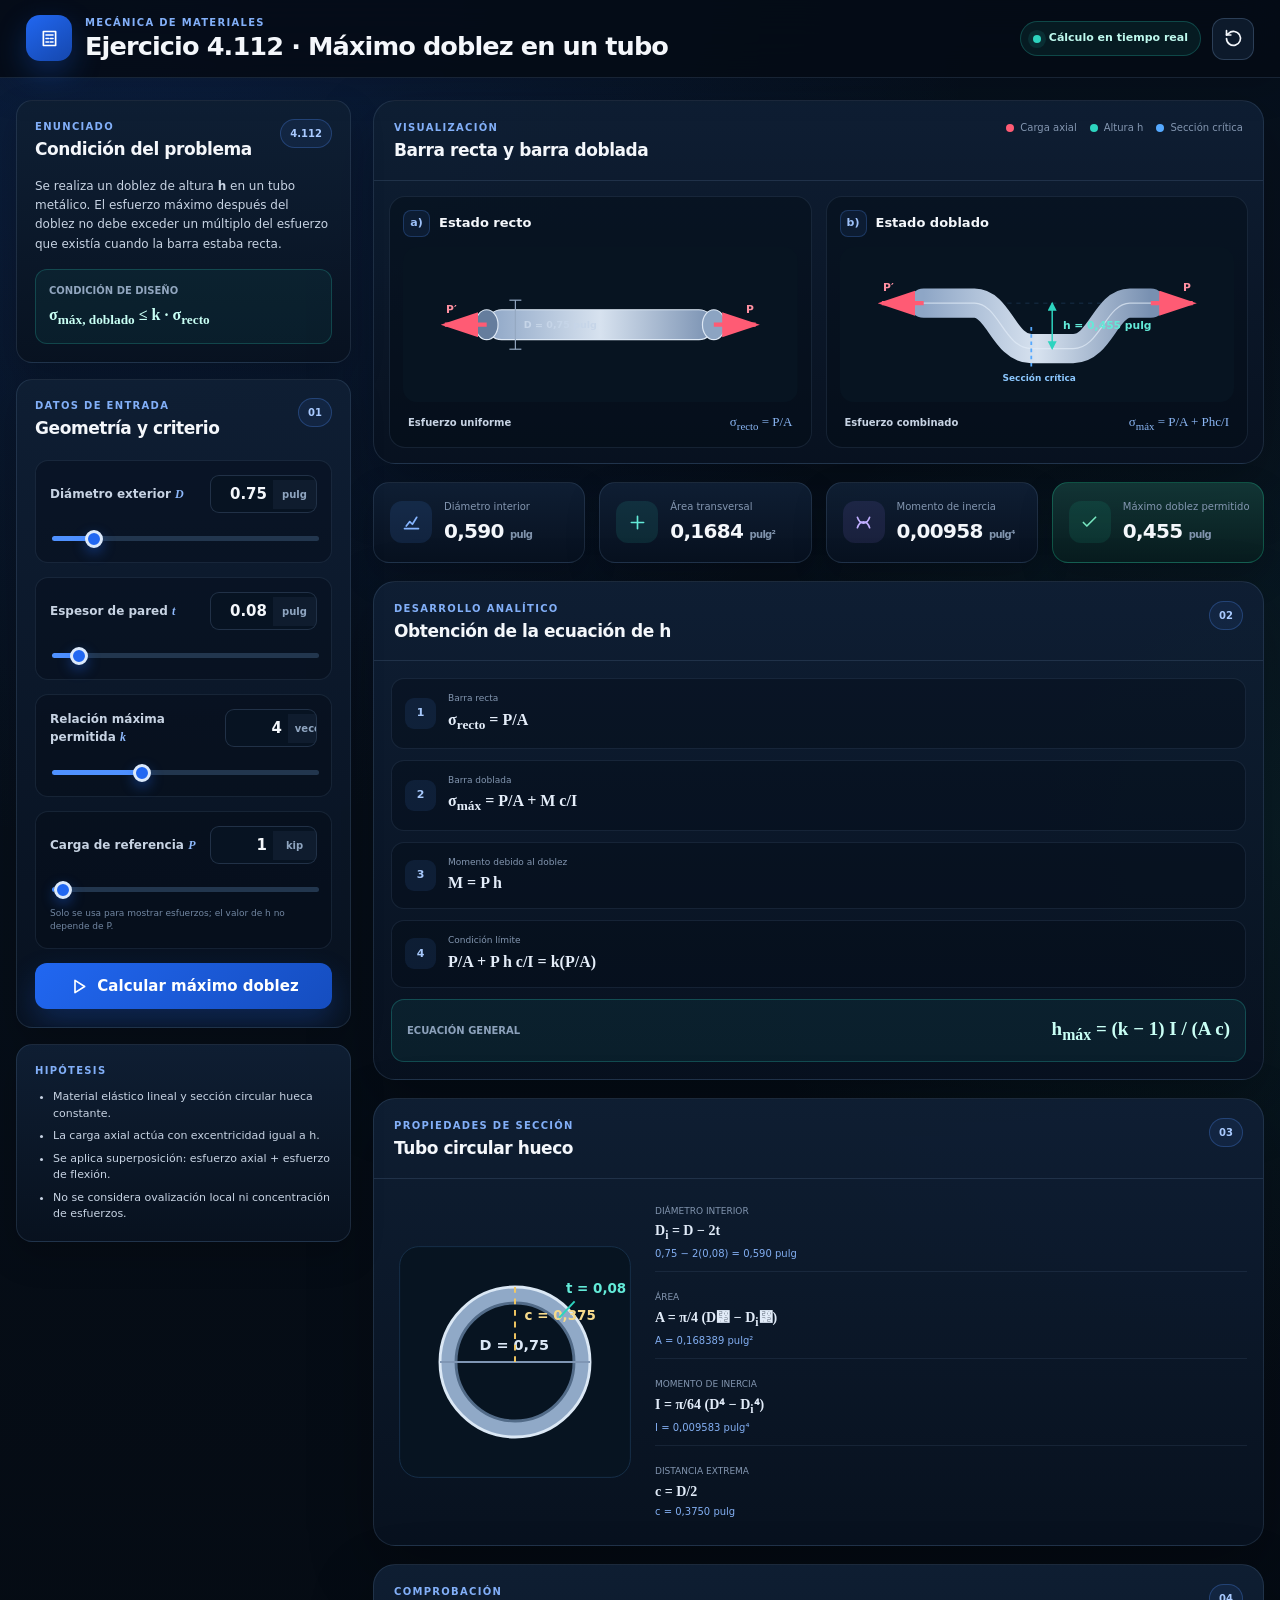
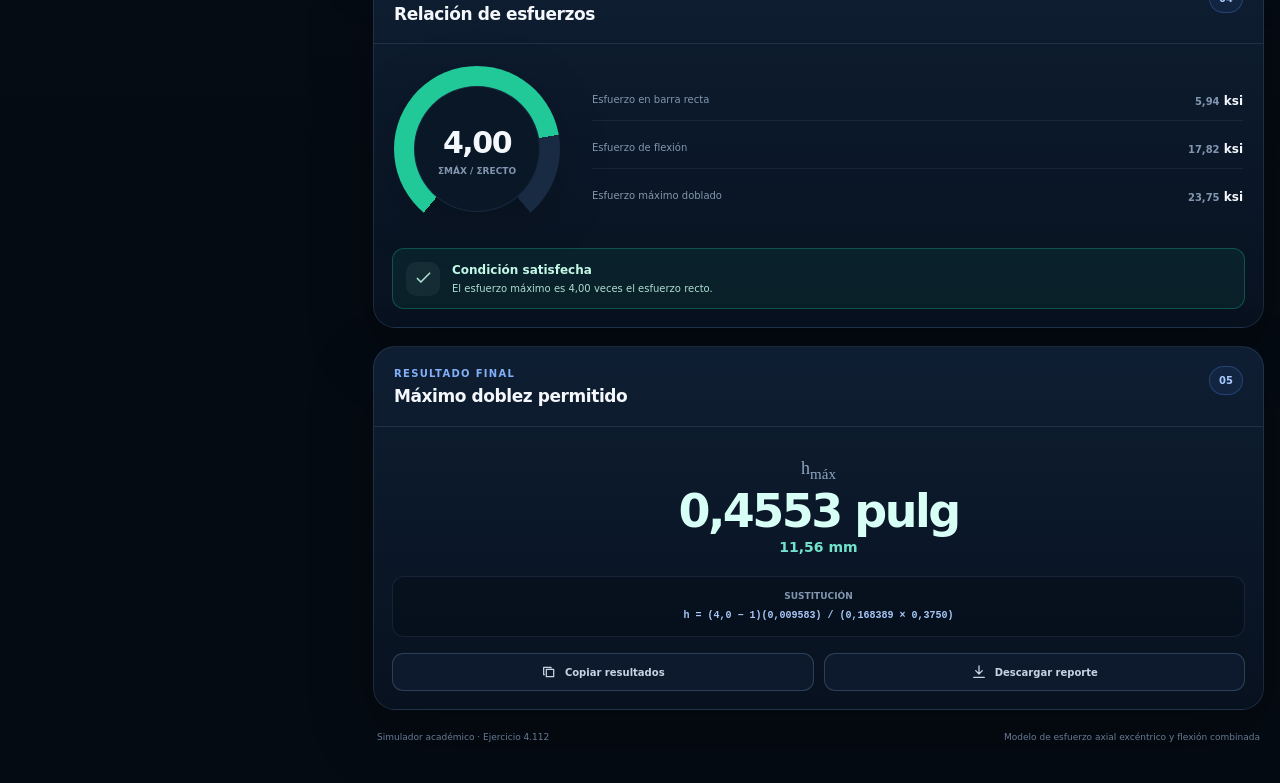
<file: index.html>
<!DOCTYPE html>
<html lang="es">
<head>
  <meta charset="UTF-8" />
  <meta name="viewport" content="width=device-width, initial-scale=1.0" />
  <meta name="description" content="Simulador interactivo del ejercicio 4.112 de flexión y esfuerzo normal." />
  <meta name="theme-color" content="#07101d" />
  <title>Ejercicio 4.112 · Máximo doblez en un tubo</title>
  <link rel="stylesheet" href="styles.css" />
</head>

<body>
  <header class="topbar">
    <div class="brand">
      <div class="brand-icon" aria-hidden="true">
        <svg viewBox="0 0 24 24">
          <path d="M5 4h14v16H5z"></path>
          <path d="M8 8h8M8 12h3M13 12h3M8 16h3M13 16h3"></path>
        </svg>
      </div>
      <div>
        <span class="brand-overline">Mecánica de materiales</span>
        <h1>Ejercicio 4.112 · Máximo doblez en un tubo</h1>
      </div>
    </div>

    <div class="header-actions">
      <span class="status-pill"><i></i>Cálculo en tiempo real</span>
      <button id="resetBtn" class="icon-btn" type="button" aria-label="Restablecer valores" title="Restablecer valores">
        <svg viewBox="0 0 24 24">
          <path d="M4 12a8 8 0 1 0 2.3-5.7L4 8"></path>
          <path d="M4 3v5h5"></path>
        </svg>
      </button>
    </div>
  </header>

  <main class="layout">
    <aside class="sidebar">
      <section class="card problem-card">
        <div class="section-heading">
          <div>
            <span class="eyebrow">Enunciado</span>
            <h2>Condición del problema</h2>
          </div>
          <span class="exercise-chip">4.112</span>
        </div>

        <p>
          Se realiza un doblez de altura <strong>h</strong> en un tubo metálico.
          El esfuerzo máximo después del doblez no debe exceder un múltiplo
          del esfuerzo que existía cuando la barra estaba recta.
        </p>

        <div class="condition-box">
          <span>Condición de diseño</span>
          <strong>σ<sub>máx, doblado</sub> ≤ k · σ<sub>recto</sub></strong>
        </div>
      </section>

      <section class="card input-card">
        <div class="section-heading">
          <div>
            <span class="eyebrow">Datos de entrada</span>
            <h2>Geometría y criterio</h2>
          </div>
          <span class="step">01</span>
        </div>

        <div class="input-list">
          <div class="input-group">
            <div class="input-label-row">
              <label for="dNumber">Diámetro exterior <em>D</em></label>
              <div class="number-box">
                <input id="dNumber" type="number" min="0.1" max="5" step="0.01" value="0.75" />
                <span>pulg</span>
              </div>
            </div>
            <input id="d" class="range" type="range" min="0.1" max="5" step="0.01" value="0.75" />
          </div>

          <div class="input-group">
            <div class="input-label-row">
              <label for="tNumber">Espesor de pared <em>t</em></label>
              <div class="number-box">
                <input id="tNumber" type="number" min="0.01" max="1" step="0.01" value="0.08" />
                <span>pulg</span>
              </div>
            </div>
            <input id="t" class="range" type="range" min="0.01" max="1" step="0.01" value="0.08" />
          </div>

          <div class="input-group">
            <div class="input-label-row">
              <label for="kNumber">Relación máxima permitida <em>k</em></label>
              <div class="number-box">
                <input id="kNumber" type="number" min="1.1" max="10" step="0.1" value="4" />
                <span>veces</span>
              </div>
            </div>
            <input id="k" class="range" type="range" min="1.1" max="10" step="0.1" value="4" />
          </div>

          <div class="input-group">
            <div class="input-label-row">
              <label for="pNumber">Carga de referencia <em>P</em></label>
              <div class="number-box">
                <input id="pNumber" type="number" min="0.1" max="100" step="0.1" value="1" />
                <span>kip</span>
              </div>
            </div>
            <input id="p" class="range" type="range" min="0.1" max="100" step="0.1" value="1" />
            <small>Solo se usa para mostrar esfuerzos; el valor de h no depende de P.</small>
          </div>
        </div>

        <div id="warning" class="warning hidden" role="alert">
          <svg viewBox="0 0 24 24">
            <path d="M12 3 2.5 20h19L12 3Z"></path>
            <path d="M12 9v4M12 17h.01"></path>
          </svg>
          <span id="warningText"></span>
        </div>

        <button id="calculateBtn" class="primary-btn" type="button">
          <svg viewBox="0 0 24 24">
            <path d="m8 5 11 7-11 7V5Z"></path>
          </svg>
          Calcular máximo doblez
        </button>
      </section>

      <section class="card assumptions-card">
        <span class="eyebrow">Hipótesis</span>
        <ul>
          <li>Material elástico lineal y sección circular hueca constante.</li>
          <li>La carga axial actúa con excentricidad igual a h.</li>
          <li>Se aplica superposición: esfuerzo axial + esfuerzo de flexión.</li>
          <li>No se considera ovalización local ni concentración de esfuerzos.</li>
        </ul>
      </section>
    </aside>

    <section class="content">
      <section class="card diagram-card">
        <div class="section-heading panel-heading">
          <div>
            <span class="eyebrow">Visualización</span>
            <h2>Barra recta y barra doblada</h2>
          </div>
          <div class="legend">
            <span><i class="red"></i>Carga axial</span>
            <span><i class="green"></i>Altura h</span>
            <span><i class="blue"></i>Sección crítica</span>
          </div>
        </div>

        <div class="diagram-grid">
          <div class="diagram-panel">
            <div class="diagram-title">
              <span>a)</span>
              <strong>Estado recto</strong>
            </div>

            <svg viewBox="0 0 660 260" role="img" aria-label="Tubo recto sometido a carga axial">
              <defs>
                <linearGradient id="tubeStraight" x1="0" x2="1">
                  <stop offset="0" stop-color="#8ea6c6"></stop>
                  <stop offset=".5" stop-color="#d7e2ef"></stop>
                  <stop offset="1" stop-color="#7890b1"></stop>
                </linearGradient>
                <marker id="redArrow" markerWidth="10" markerHeight="10" refX="8" refY="3" orient="auto">
                  <path d="M0 0v6l9-3z" fill="#ff5b74"></path>
                </marker>
              </defs>

              <rect x="0" y="0" width="660" height="260" rx="16" fill="#071421"></rect>
              <line x1="85" y1="130" x2="575" y2="130" stroke="#18324d" stroke-width="1.5" stroke-dasharray="7 8"></line>

              <rect x="140" y="105" width="380" height="50" rx="25" fill="url(#tubeStraight)" stroke="#dce7f4" stroke-width="2"></rect>
              <ellipse cx="140" cy="130" rx="19" ry="25" fill="#657d9d" stroke="#dce7f4" stroke-width="2"></ellipse>
              <ellipse cx="520" cy="130" rx="19" ry="25" fill="#8ca4c2" stroke="#dce7f4" stroke-width="2"></ellipse>

              <line x1="140" y1="130" x2="70" y2="130" stroke="#ff5b74" stroke-width="7" marker-end="url(#redArrow)"></line>
              <line x1="520" y1="130" x2="590" y2="130" stroke="#ff5b74" stroke-width="7" marker-end="url(#redArrow)"></line>

              <text x="72" y="110" fill="#ff91a2" font-size="18" font-weight="800">P′</text>
              <text x="574" y="110" fill="#ff91a2" font-size="18" font-weight="800">P</text>

              <line x1="188" y1="89" x2="188" y2="171" stroke="#95a9c2" stroke-width="2"></line>
              <line x1="178" y1="89" x2="198" y2="89" stroke="#95a9c2" stroke-width="2"></line>
              <line x1="178" y1="171" x2="198" y2="171" stroke="#95a9c2" stroke-width="2"></line>
              <text id="straightDLabel" x="202" y="136" fill="#c6d5e8" font-size="16" font-weight="700">D = 0.75 pulg</text>
            </svg>

            <div class="diagram-note">
              <strong>Esfuerzo uniforme</strong>
              <span>σ<sub>recto</sub> = P/A</span>
            </div>
          </div>

          <div class="diagram-panel">
            <div class="diagram-title">
              <span>b)</span>
              <strong>Estado doblado</strong>
            </div>

            <svg viewBox="0 0 660 260" role="img" aria-label="Tubo doblado sometido a carga axial">
              <defs>
                <linearGradient id="tubeBent" x1="0" x2="1">
                  <stop offset="0" stop-color="#8ea6c6"></stop>
                  <stop offset=".5" stop-color="#d7e2ef"></stop>
                  <stop offset="1" stop-color="#7890b1"></stop>
                </linearGradient>
                <marker id="redArrow2" markerWidth="10" markerHeight="10" refX="8" refY="3" orient="auto">
                  <path d="M0 0v6l9-3z" fill="#ff5b74"></path>
                </marker>
                <marker id="dimArrow" markerWidth="9" markerHeight="9" refX="5" refY="3" orient="auto-start-reverse">
                  <path d="M0 0v6l6-3z" fill="#2dd4bf"></path>
                </marker>
              </defs>

              <rect x="0" y="0" width="660" height="260" rx="16" fill="#071421"></rect>
              <line x1="85" y1="94" x2="575" y2="94" stroke="#18324d" stroke-width="1.5" stroke-dasharray="7 8"></line>

              <path id="bentTubePath"
                    d="M140 94 H225 C265 94 275 170 320 170 H390 C435 170 445 94 485 94 H520"
                    fill="none" stroke="url(#tubeBent)" stroke-width="49" stroke-linecap="round" stroke-linejoin="round"></path>
              <path
                    d="M140 94 H225 C265 94 275 170 320 170 H390 C435 170 445 94 485 94 H520"
                    fill="none" stroke="#e3edf8" stroke-width="2" stroke-linecap="round" opacity=".7"></path>

              <line x1="140" y1="94" x2="70" y2="94" stroke="#ff5b74" stroke-width="7" marker-end="url(#redArrow2)"></line>
              <line x1="520" y1="94" x2="590" y2="94" stroke="#ff5b74" stroke-width="7" marker-end="url(#redArrow2)"></line>

              <text x="72" y="74" fill="#ff91a2" font-size="18" font-weight="800">P′</text>
              <text x="574" y="74" fill="#ff91a2" font-size="18" font-weight="800">P</text>

              <line x1="355" y1="94" x2="355" y2="170" stroke="#2dd4bf" stroke-width="2.5"
                    marker-start="url(#dimArrow)" marker-end="url(#dimArrow)"></line>
              <text id="hDiagramLabel" x="373" y="138" fill="#63ead8" font-size="18" font-weight="900">h = 0.455 pulg</text>

              <line x1="320" y1="134" x2="320" y2="205" stroke="#55a9ff" stroke-width="3" stroke-dasharray="6 6"></line>
              <text x="272" y="225" fill="#8cc8ff" font-size="15" font-weight="800">Sección crítica</text>
            </svg>

            <div class="diagram-note">
              <strong>Esfuerzo combinado</strong>
              <span>σ<sub>máx</sub> = P/A + Phc/I</span>
            </div>
          </div>
        </div>
      </section>

      <section class="kpi-grid">
        <article class="kpi-card">
          <span class="kpi-icon blue">
            <svg viewBox="0 0 24 24"><path d="M4 19h16M6 16l4-5 3 3 5-8"></path></svg>
          </span>
          <div>
            <small>Diámetro interior</small>
            <strong><span id="diResult">0.590</span> <em>pulg</em></strong>
          </div>
        </article>

        <article class="kpi-card">
          <span class="kpi-icon cyan">
            <svg viewBox="0 0 24 24"><path d="M5 12h14M12 5v14"></path></svg>
          </span>
          <div>
            <small>Área transversal</small>
            <strong><span id="areaResult">0.1684</span> <em>pulg²</em></strong>
          </div>
        </article>

        <article class="kpi-card">
          <span class="kpi-icon violet">
            <svg viewBox="0 0 24 24"><path d="M5 18c3-9 11-9 14 0M5 6c3 9 11 9 14 0"></path></svg>
          </span>
          <div>
            <small>Momento de inercia</small>
            <strong><span id="inertiaResult">0.00958</span> <em>pulg⁴</em></strong>
          </div>
        </article>

        <article class="kpi-card highlight">
          <span class="kpi-icon green">
            <svg viewBox="0 0 24 24"><path d="m5 12 4 4L19 6"></path></svg>
          </span>
          <div>
            <small>Máximo doblez permitido</small>
            <strong><span id="hResult">0.455</span> <em>pulg</em></strong>
          </div>
        </article>
      </section>

      <section class="results-grid">
        <article class="card derivation-card">
          <div class="section-heading panel-heading">
            <div>
              <span class="eyebrow">Desarrollo analítico</span>
              <h2>Obtención de la ecuación de h</h2>
            </div>
            <span class="step">02</span>
          </div>

          <div class="derivation">
            <div class="formula-step">
              <span>1</span>
              <div>
                <small>Barra recta</small>
                <strong>σ<sub>recto</sub> = P/A</strong>
              </div>
            </div>

            <div class="formula-step">
              <span>2</span>
              <div>
                <small>Barra doblada</small>
                <strong>σ<sub>máx</sub> = P/A + M c/I</strong>
              </div>
            </div>

            <div class="formula-step">
              <span>3</span>
              <div>
                <small>Momento debido al doblez</small>
                <strong>M = P h</strong>
              </div>
            </div>

            <div class="formula-step">
              <span>4</span>
              <div>
                <small>Condición límite</small>
                <strong>P/A + P h c/I = k(P/A)</strong>
              </div>
            </div>

            <div class="final-equation">
              <span>Ecuación general</span>
              <strong>h<sub>máx</sub> = (k − 1) I / (A c)</strong>
            </div>
          </div>
        </article>

        <article class="card section-card">
          <div class="section-heading panel-heading">
            <div>
              <span class="eyebrow">Propiedades de sección</span>
              <h2>Tubo circular hueco</h2>
            </div>
            <span class="step">03</span>
          </div>

          <div class="section-layout">
            <svg viewBox="0 0 260 260" role="img" aria-label="Sección circular hueca">
              <defs>
                <radialGradient id="ringGradient">
                  <stop offset="0" stop-color="#0a1727"></stop>
                  <stop offset=".6" stop-color="#0a1727"></stop>
                  <stop offset=".61" stop-color="#7ea4cf"></stop>
                  <stop offset="1" stop-color="#d4e2f0"></stop>
                </radialGradient>
              </defs>
              <rect x="10" y="10" width="240" height="240" rx="20" fill="#071421" stroke="#17304a"></rect>
              <circle cx="130" cy="130" r="78" fill="#90a9c7" stroke="#dbe8f5" stroke-width="3"></circle>
              <circle id="innerCircle" cx="130" cy="130" r="61.36" fill="#071421" stroke="#526b88" stroke-width="3"></circle>
              <line x1="52" y1="130" x2="208" y2="130" stroke="#7f96b4" stroke-width="2"></line>
              <text id="doLabel" x="93" y="117" fill="#dce8f6" font-size="15" font-weight="800">D = 0.75</text>
              <line x1="130" y1="52" x2="130" y2="130" stroke="#f3c962" stroke-width="2" stroke-dasharray="6 6"></line>
              <text id="cLabel" x="140" y="86" fill="#f6da8b" font-size="14" font-weight="800">c = 0.375</text>
              <line x1="192" y1="67" x2="176" y2="84" stroke="#2dd4bf" stroke-width="2"></line>
              <text id="tLabel" x="183" y="58" fill="#63ead8" font-size="14" font-weight="800">t = 0.08</text>
            </svg>

            <div class="property-list">
              <div>
                <span>Diámetro interior</span>
                <strong>D<sub>i</sub> = D − 2t</strong>
                <small id="diCalc">0.75 − 2(0.08) = 0.59 pulg</small>
              </div>

              <div>
                <span>Área</span>
                <strong>A = π/4 (D⁲ − D<sub>i</sub>⁲)</strong>
                <small id="areaCalc">A = 0.1684 pulg²</small>
              </div>

              <div>
                <span>Momento de inercia</span>
                <strong>I = π/64 (D⁴ − D<sub>i</sub>⁴)</strong>
                <small id="inertiaCalc">I = 0.00958 pulg⁴</small>
              </div>

              <div>
                <span>Distancia extrema</span>
                <strong>c = D/2</strong>
                <small id="cCalc">c = 0.375 pulg</small>
              </div>
            </div>
          </div>
        </article>
      </section>

      <section class="results-grid lower-grid">
        <article class="card verification-card">
          <div class="section-heading panel-heading">
            <div>
              <span class="eyebrow">Comprobación</span>
              <h2>Relación de esfuerzos</h2>
            </div>
            <span class="step">04</span>
          </div>

          <div class="verification-layout">
            <div class="gauge" id="ratioGauge">
              <div class="gauge-core">
                <span id="ratioResult">4.00</span>
                <small>σmáx / σrecto</small>
              </div>
            </div>

            <div class="verification-values">
              <div>
                <span>Esfuerzo en barra recta</span>
                <strong><span id="straightStressResult">5.94</span> ksi</strong>
              </div>
              <div>
                <span>Esfuerzo de flexión</span>
                <strong><span id="bendingStressResult">17.82</span> ksi</strong>
              </div>
              <div>
                <span>Esfuerzo máximo doblado</span>
                <strong><span id="bentStressResult">23.75</span> ksi</strong>
              </div>
            </div>
          </div>

          <div id="verificationStatus" class="verification-status safe">
            <span class="check-icon">
              <svg viewBox="0 0 24 24"><path d="m5 12 4 4L19 6"></path></svg>
            </span>
            <div>
              <strong>Condición satisfecha</strong>
              <span id="verificationText">El esfuerzo máximo es exactamente 4 veces el esfuerzo recto.</span>
            </div>
          </div>
        </article>

        <article class="card result-card">
          <div class="section-heading panel-heading">
            <div>
              <span class="eyebrow">Resultado final</span>
              <h2>Máximo doblez permitido</h2>
            </div>
            <span class="step">05</span>
          </div>

          <div class="final-result">
            <span class="result-label">h<sub>máx</sub></span>
            <strong><span id="hBigResult">0.4553</span> pulg</strong>
            <em><span id="hMmResult">11.56</span> mm</em>
          </div>

          <div class="substitution-box">
            <span>Sustitución</span>
            <strong id="hSubstitution">
              h = (4 − 1)(0.009583)/(0.168389 × 0.375)
            </strong>
          </div>

          <div class="report-actions">
            <button id="copyBtn" class="secondary-btn" type="button">
              <svg viewBox="0 0 24 24">
                <path d="M8 8h11v11H8z"></path>
                <path d="M5 16H4V5h11v1"></path>
              </svg>
              Copiar resultados
            </button>

            <button id="downloadBtn" class="secondary-btn" type="button">
              <svg viewBox="0 0 24 24">
                <path d="M12 3v12M7 10l5 5 5-5"></path>
                <path d="M4 20h16"></path>
              </svg>
              Descargar reporte
            </button>
          </div>
        </article>
      </section>

      <footer class="footer">
        <span>Simulador académico · Ejercicio 4.112</span>
        <span>Modelo de esfuerzo axial excéntrico y flexión combinada</span>
      </footer>
    </section>
  </main>

  <div id="toast" class="toast" role="status" aria-live="polite">Resultados copiados</div>
  <script src="app.js"></script>
</body>
</html>
</file>
<file: styles.css>
:root {
  color-scheme: dark;
  --bg: #050b13;
  --bg2: #08111d;
  --surface: rgba(12, 25, 42, 0.96);
  --surface-soft: rgba(7, 17, 30, 0.84);
  --border: rgba(117, 148, 189, 0.18);
  --border-strong: rgba(117, 148, 189, 0.30);
  --text: #f4f7fb;
  --soft: #c7d3e3;
  --muted: #8396b0;
  --blue: #4f91ff;
  --blue2: #2167f1;
  --cyan: #2dd4bf;
  --green: #20c997;
  --red: #ff5b74;
  --amber: #f4be58;
  --violet: #9e7cff;
  --shadow: 0 24px 64px rgba(0, 0, 0, 0.28);
  --shadow-soft: 0 14px 34px rgba(0, 0, 0, 0.20);
  --radius-xl: 22px;
  --radius-lg: 16px;
  --radius-md: 12px;
  --font: Inter, ui-sans-serif, system-ui, -apple-system, BlinkMacSystemFont, "Segoe UI", sans-serif;
}

* {
  box-sizing: border-box;
}

html {
  scroll-behavior: smooth;
}

body {
  min-width: 320px;
  min-height: 100vh;
  margin: 0;
  color: var(--text);
  background:
    radial-gradient(circle at 10% 0%, rgba(33, 103, 241, 0.16), transparent 32%),
    radial-gradient(circle at 100% 35%, rgba(45, 212, 191, 0.07), transparent 28%),
    linear-gradient(180deg, #07111e 0%, var(--bg) 75%);
  font-family: var(--font);
  font-size: 15px;
  line-height: 1.5;
}

button,
input {
  font: inherit;
}

button {
  color: inherit;
}

svg {
  display: block;
}

.topbar {
  position: sticky;
  top: 0;
  z-index: 50;
  min-height: 78px;
  display: flex;
  justify-content: space-between;
  align-items: center;
  gap: 24px;
  padding: 13px 26px;
  border-bottom: 1px solid var(--border);
  background: rgba(5, 12, 22, 0.90);
  backdrop-filter: blur(20px);
  box-shadow: 0 12px 34px rgba(0, 0, 0, 0.13);
}

.brand {
  display: flex;
  align-items: center;
  gap: 13px;
  min-width: 0;
}

.brand-icon {
  flex: 0 0 auto;
  width: 46px;
  height: 46px;
  display: grid;
  place-items: center;
  border-radius: 14px;
  color: #fff;
  background: linear-gradient(145deg, var(--blue2), #1547ad);
  box-shadow: 0 12px 30px rgba(33, 103, 241, 0.28);
}

.brand-icon svg,
.icon-btn svg,
.primary-btn svg,
.secondary-btn svg,
.warning svg,
.kpi-icon svg,
.check-icon svg {
  width: 21px;
  height: 21px;
  fill: none;
  stroke: currentColor;
  stroke-width: 1.9;
  stroke-linecap: round;
  stroke-linejoin: round;
}

.brand-overline,
.eyebrow {
  display: block;
  color: #82aff8;
  font-size: 10px;
  font-weight: 900;
  letter-spacing: 0.13em;
  text-transform: uppercase;
}

.brand h1 {
  margin: 2px 0 0;
  overflow: hidden;
  font-size: clamp(18px, 2vw, 26px);
  line-height: 1.15;
  letter-spacing: -0.035em;
  text-overflow: ellipsis;
  white-space: nowrap;
}

.header-actions {
  display: flex;
  align-items: center;
  gap: 11px;
}

.status-pill {
  display: inline-flex;
  align-items: center;
  gap: 8px;
  padding: 8px 12px;
  border: 1px solid rgba(45, 212, 191, 0.24);
  border-radius: 999px;
  color: #bef9ee;
  background: rgba(45, 212, 191, 0.08);
  font-size: 11px;
  font-weight: 800;
  white-space: nowrap;
}

.status-pill i {
  width: 8px;
  height: 8px;
  border-radius: 50%;
  background: var(--cyan);
  box-shadow: 0 0 0 5px rgba(45, 212, 191, 0.10);
}

.icon-btn {
  width: 42px;
  height: 42px;
  display: grid;
  place-items: center;
  border: 1px solid var(--border-strong);
  border-radius: 12px;
  background: #0d1a2b;
  cursor: pointer;
  transition: 0.2s ease;
}

.icon-btn:hover {
  transform: translateY(-1px);
  border-color: rgba(79, 145, 255, 0.48);
  background: #11243a;
}

.layout {
  width: min(1880px, calc(100% - 32px));
  margin: 22px auto 38px;
  display: grid;
  grid-template-columns: 360px minmax(0, 1fr);
  gap: 22px;
  align-items: start;
}

.sidebar {
  position: sticky;
  top: 100px;
  display: grid;
  gap: 16px;
}

.card,
.kpi-card {
  border: 1px solid var(--border);
  background: linear-gradient(180deg, rgba(15, 31, 52, 0.96), rgba(8, 18, 32, 0.96));
  box-shadow: var(--shadow-soft);
}

.card {
  border-radius: var(--radius-lg);
  overflow: hidden;
}

.problem-card,
.input-card,
.assumptions-card {
  padding: 18px;
}

.section-heading {
  display: flex;
  justify-content: space-between;
  align-items: flex-start;
  gap: 16px;
}

.section-heading h2 {
  margin: 3px 0 0;
  font-size: 17px;
  letter-spacing: -0.025em;
}

.exercise-chip,
.step {
  flex: 0 0 auto;
  padding: 6px 9px;
  border: 1px solid rgba(79, 145, 255, 0.28);
  border-radius: 999px;
  color: #a9caff;
  background: rgba(79, 145, 255, 0.08);
  font-size: 10px;
  font-weight: 900;
}

.problem-card p {
  margin: 14px 0 0;
  color: var(--soft);
  font-size: 12px;
  line-height: 1.62;
}

.condition-box {
  display: grid;
  gap: 5px;
  margin-top: 15px;
  padding: 13px;
  border: 1px solid rgba(45, 212, 191, 0.22);
  border-radius: 12px;
  background: rgba(45, 212, 191, 0.06);
}

.condition-box span {
  color: #91a6bf;
  font-size: 10px;
  font-weight: 800;
  text-transform: uppercase;
}

.condition-box strong {
  color: #c8fff4;
  font-family: Cambria, Georgia, serif;
  font-size: 16px;
}

.input-list {
  display: grid;
  gap: 14px;
  margin-top: 18px;
}

.input-group {
  padding: 14px;
  border: 1px solid rgba(117, 148, 189, 0.14);
  border-radius: 13px;
  background: rgba(4, 11, 21, 0.36);
}

.input-label-row {
  display: flex;
  justify-content: space-between;
  align-items: center;
  gap: 12px;
  margin-bottom: 12px;
}

.input-label-row label {
  color: var(--soft);
  font-size: 12px;
  font-weight: 750;
}

.input-label-row em {
  color: #8db8fb;
  font-family: Georgia, serif;
  font-style: italic;
}

.number-box {
  display: inline-flex;
  align-items: center;
  overflow: hidden;
  border: 1px solid rgba(117, 148, 189, 0.24);
  border-radius: 9px;
  background: #071322;
}

.number-box input {
  width: 62px;
  padding: 7px 6px 7px 10px;
  border: 0;
  outline: 0;
  color: var(--text);
  background: transparent;
  text-align: right;
  font-weight: 800;
  appearance: textfield;
}

.number-box input::-webkit-inner-spin-button,
.number-box input::-webkit-outer-spin-button {
  margin: 0;
  appearance: none;
}

.number-box span {
  min-width: 43px;
  padding: 7px 7px;
  color: #8fa5c0;
  background: rgba(117, 148, 189, 0.07);
  font-size: 10px;
  font-weight: 800;
  text-align: center;
}

.range {
  width: 100%;
  height: 5px;
  border-radius: 999px;
  outline: 0;
  background: linear-gradient(
    to right,
    var(--blue) 0%,
    var(--blue) var(--progress, 0%),
    #22364e var(--progress, 0%),
    #22364e 100%
  );
  appearance: none;
}

.range::-webkit-slider-thumb {
  width: 18px;
  height: 18px;
  border: 3px solid #dce9fa;
  border-radius: 50%;
  background: var(--blue2);
  box-shadow: 0 5px 13px rgba(33, 103, 241, 0.40);
  cursor: pointer;
  appearance: none;
}

.range::-moz-range-thumb {
  width: 13px;
  height: 13px;
  border: 3px solid #dce9fa;
  border-radius: 50%;
  background: var(--blue2);
  box-shadow: 0 5px 13px rgba(33, 103, 241, 0.40);
  cursor: pointer;
}

.input-group small {
  display: block;
  margin-top: 8px;
  color: #7186a1;
  font-size: 9px;
}

.warning {
  display: flex;
  align-items: flex-start;
  gap: 10px;
  margin-top: 14px;
  padding: 11px;
  border: 1px solid rgba(244, 190, 88, 0.34);
  border-radius: 11px;
  color: #ffe3aa;
  background: rgba(244, 190, 88, 0.08);
  font-size: 11px;
}

.warning svg {
  flex: 0 0 auto;
  color: var(--amber);
}

.hidden {
  display: none !important;
}

.primary-btn,
.secondary-btn {
  display: inline-flex;
  justify-content: center;
  align-items: center;
  gap: 8px;
  border: 0;
  cursor: pointer;
  transition: 0.2s ease;
}

.primary-btn {
  width: 100%;
  margin-top: 14px;
  padding: 12px 15px;
  border-radius: 12px;
  color: #fff;
  background: linear-gradient(135deg, var(--blue2), #154dbf);
  box-shadow: 0 14px 30px rgba(33, 103, 241, 0.24);
  font-weight: 850;
}

.primary-btn:hover,
.secondary-btn:hover {
  transform: translateY(-1px);
  filter: brightness(1.08);
}

.assumptions-card ul {
  margin: 11px 0 0;
  padding-left: 18px;
  color: var(--soft);
  font-size: 11px;
}

.assumptions-card li + li {
  margin-top: 6px;
}

.content {
  min-width: 0;
  display: grid;
  gap: 18px;
}

.diagram-card {
  border-radius: var(--radius-xl);
  box-shadow: var(--shadow);
}

.panel-heading {
  padding: 19px 20px 16px;
  border-bottom: 1px solid var(--border);
}

.legend {
  display: flex;
  flex-wrap: wrap;
  justify-content: flex-end;
  gap: 13px;
  color: var(--muted);
  font-size: 10px;
}

.legend span {
  display: inline-flex;
  align-items: center;
  gap: 6px;
}

.legend i {
  width: 8px;
  height: 8px;
  border-radius: 50%;
}

.legend .red {
  background: var(--red);
}

.legend .green {
  background: var(--cyan);
}

.legend .blue {
  background: #55a9ff;
}

.diagram-grid {
  display: grid;
  grid-template-columns: 1fr 1fr;
  gap: 14px;
  padding: 15px;
}

.diagram-panel {
  min-width: 0;
  padding: 13px;
  border: 1px solid rgba(117, 148, 189, 0.15);
  border-radius: 16px;
  background: rgba(4, 12, 22, 0.44);
}

.diagram-title {
  display: flex;
  align-items: center;
  gap: 9px;
  margin-bottom: 10px;
}

.diagram-title span {
  width: 27px;
  height: 27px;
  display: grid;
  place-items: center;
  border: 1px solid rgba(79, 145, 255, 0.24);
  border-radius: 8px;
  color: #9ec2fa;
  background: rgba(79, 145, 255, 0.08);
  font-size: 11px;
  font-weight: 900;
}

.diagram-title strong {
  font-size: 13px;
}

.diagram-panel svg {
  width: 100%;
  height: auto;
  border-radius: 14px;
}

.diagram-note {
  display: flex;
  justify-content: space-between;
  align-items: baseline;
  gap: 12px;
  padding: 10px 5px 0;
}

.diagram-note strong {
  color: var(--soft);
  font-size: 10px;
}

.diagram-note span {
  color: #8bb7f5;
  font-family: Cambria, Georgia, serif;
  font-size: 13px;
}

.kpi-grid {
  display: grid;
  grid-template-columns: repeat(4, minmax(0, 1fr));
  gap: 14px;
}

.kpi-card {
  min-width: 0;
  display: flex;
  align-items: center;
  gap: 12px;
  padding: 16px;
  border-radius: var(--radius-lg);
}

.kpi-card.highlight {
  border-color: rgba(32, 201, 151, 0.30);
  background: linear-gradient(180deg, rgba(19, 55, 55, 0.94), rgba(8, 29, 31, 0.96));
}

.kpi-icon {
  flex: 0 0 auto;
  width: 42px;
  height: 42px;
  display: grid;
  place-items: center;
  border-radius: 12px;
}

.kpi-icon.blue {
  color: #86b5ff;
  background: rgba(79, 145, 255, 0.12);
}

.kpi-icon.cyan {
  color: #63ead8;
  background: rgba(45, 212, 191, 0.11);
}

.kpi-icon.violet {
  color: #c0afff;
  background: rgba(158, 124, 255, 0.11);
}

.kpi-icon.green {
  color: #77e6c0;
  background: rgba(32, 201, 151, 0.11);
}

.kpi-card small {
  display: block;
  overflow: hidden;
  color: var(--muted);
  font-size: 10px;
  text-overflow: ellipsis;
  white-space: nowrap;
}

.kpi-card strong {
  display: block;
  margin-top: 2px;
  font-size: 20px;
  letter-spacing: -0.035em;
  white-space: nowrap;
}

.kpi-card em {
  color: #8194ad;
  font-size: 10px;
  font-style: normal;
}

.results-grid {
  display: grid;
  grid-template-columns: minmax(0, 1.04fr) minmax(360px, 0.96fr);
  gap: 18px;
}

.derivation-card,
.section-card,
.verification-card,
.result-card {
  border-radius: var(--radius-xl);
  box-shadow: var(--shadow);
}

.derivation {
  display: grid;
  gap: 11px;
  padding: 17px;
}

.formula-step {
  display: flex;
  align-items: center;
  gap: 12px;
  padding: 13px;
  border: 1px solid rgba(117, 148, 189, 0.14);
  border-radius: 13px;
  background: rgba(4, 12, 22, 0.38);
}

.formula-step > span {
  flex: 0 0 auto;
  width: 31px;
  height: 31px;
  display: grid;
  place-items: center;
  border-radius: 9px;
  color: #a7c8fb;
  background: rgba(79, 145, 255, 0.10);
  font-size: 11px;
  font-weight: 900;
}

.formula-step div {
  display: grid;
  gap: 2px;
}

.formula-step small {
  color: var(--muted);
  font-size: 9px;
}

.formula-step strong {
  color: #e4edf9;
  font-family: Cambria, Georgia, serif;
  font-size: 16px;
}

.final-equation {
  display: flex;
  justify-content: space-between;
  align-items: center;
  gap: 16px;
  padding: 15px;
  border: 1px solid rgba(45, 212, 191, 0.25);
  border-radius: 13px;
  background: rgba(45, 212, 191, 0.07);
}

.final-equation span {
  color: #8ca1bb;
  font-size: 10px;
  font-weight: 800;
  text-transform: uppercase;
}

.final-equation strong {
  color: #c9fff5;
  font-family: Cambria, Georgia, serif;
  font-size: 19px;
}

.section-layout {
  display: grid;
  grid-template-columns: 250px minmax(0, 1fr);
  align-items: center;
  gap: 15px;
  padding: 16px;
}

.section-layout > svg {
  width: 100%;
  height: auto;
}

.property-list {
  display: grid;
  gap: 9px;
}

.property-list div {
  display: grid;
  gap: 2px;
  padding: 10px 0;
  border-bottom: 1px solid rgba(117, 148, 189, 0.12);
}

.property-list div:last-child {
  border-bottom: 0;
}

.property-list span {
  color: var(--muted);
  font-size: 9px;
  text-transform: uppercase;
}

.property-list strong {
  color: #e1ebf8;
  font-family: Cambria, Georgia, serif;
  font-size: 14px;
}

.property-list small {
  color: #82aef1;
  font-size: 10px;
}

.lower-grid {
  grid-template-columns: minmax(0, 1.05fr) minmax(340px, 0.95fr);
}

.verification-layout {
  display: grid;
  grid-template-columns: 180px minmax(0, 1fr);
  align-items: center;
  gap: 18px;
  padding: 22px 20px 16px;
}

.gauge {
  width: 166px;
  aspect-ratio: 1;
  display: grid;
  place-items: center;
  border-radius: 50%;
  background: conic-gradient(from 220deg, #20c997 0deg, #20c997 220deg, #182b42 220deg, #182b42 280deg, transparent 280deg);
  filter: drop-shadow(0 12px 24px rgba(0, 0, 0, 0.18));
}

.gauge::after {
  content: "";
  position: absolute;
  width: 126px;
  aspect-ratio: 1;
  border-radius: 50%;
  background: #0a1727;
  box-shadow: inset 0 0 0 1px rgba(117, 148, 189, 0.14);
}

.gauge-core {
  position: relative;
  z-index: 2;
  display: grid;
  text-align: center;
}

.gauge-core span {
  font-size: 30px;
  font-weight: 900;
  letter-spacing: -0.05em;
}

.gauge-core small {
  color: var(--muted);
  font-size: 9px;
  font-weight: 800;
  text-transform: uppercase;
}

.verification-values {
  display: grid;
  gap: 9px;
}

.verification-values div {
  display: flex;
  justify-content: space-between;
  gap: 12px;
  padding: 10px 0;
  border-bottom: 1px solid rgba(117, 148, 189, 0.12);
}

.verification-values div:last-child {
  border-bottom: 0;
}

.verification-values span {
  color: var(--muted);
  font-size: 10px;
}

.verification-values strong {
  font-size: 12px;
  text-align: right;
}

.verification-status {
  display: flex;
  align-items: center;
  gap: 12px;
  margin: 0 18px 18px;
  padding: 12px 13px;
  border-radius: 12px;
}

.verification-status.safe {
  border: 1px solid rgba(32, 201, 151, 0.30);
  color: #c5f9e7;
  background: rgba(32, 201, 151, 0.08);
}

.check-icon {
  flex: 0 0 auto;
  width: 34px;
  height: 34px;
  display: grid;
  place-items: center;
  border-radius: 10px;
  background: rgba(255, 255, 255, 0.06);
}

.verification-status div {
  display: grid;
  gap: 2px;
}

.verification-status strong {
  font-size: 12px;
}

.verification-status span {
  color: inherit;
  font-size: 10px;
  opacity: 0.88;
}

.final-result {
  display: grid;
  justify-items: center;
  gap: 3px;
  padding: 28px 18px 18px;
}

.result-label {
  color: #8fa6c1;
  font-family: Cambria, Georgia, serif;
  font-size: 18px;
}

.final-result strong {
  color: #d8fff6;
  font-size: clamp(31px, 4vw, 46px);
  line-height: 1;
  letter-spacing: -0.055em;
}

.final-result em {
  color: #70e3ca;
  font-size: 14px;
  font-style: normal;
  font-weight: 800;
}

.substitution-box {
  display: grid;
  gap: 5px;
  margin: 0 18px;
  padding: 13px;
  border: 1px solid rgba(117, 148, 189, 0.15);
  border-radius: 12px;
  background: rgba(4, 12, 22, 0.38);
  text-align: center;
}

.substitution-box span {
  color: var(--muted);
  font-size: 9px;
  font-weight: 800;
  text-transform: uppercase;
}

.substitution-box strong {
  color: #a8c8f8;
  font-family: ui-monospace, SFMono-Regular, Menlo, Consolas, monospace;
  font-size: 10px;
}

.report-actions {
  display: grid;
  grid-template-columns: 1fr 1fr;
  gap: 10px;
  padding: 16px 18px 18px;
}

.secondary-btn {
  padding: 10px 11px;
  border: 1px solid var(--border-strong);
  border-radius: 11px;
  color: var(--soft);
  background: rgba(14, 29, 49, 0.86);
  font-size: 10px;
  font-weight: 850;
}

.secondary-btn svg {
  width: 16px;
  height: 16px;
}

.footer {
  display: flex;
  justify-content: space-between;
  gap: 20px;
  padding: 3px 4px 0;
  color: #667a93;
  font-size: 9px;
}

.toast {
  position: fixed;
  right: 24px;
  bottom: 24px;
  z-index: 100;
  padding: 11px 15px;
  border: 1px solid rgba(45, 212, 191, 0.30);
  border-radius: 11px;
  color: #c5fff2;
  background: rgba(8, 34, 32, 0.96);
  box-shadow: var(--shadow);
  font-size: 11px;
  font-weight: 850;
  opacity: 0;
  transform: translateY(18px);
  pointer-events: none;
  transition: 0.25s ease;
}

.toast.show {
  opacity: 1;
  transform: translateY(0);
}

.flash {
  animation: flash 0.55s ease;
}

@keyframes flash {
  0% { transform: scale(1); }
  45% {
    transform: scale(1.006);
    box-shadow: 0 0 0 7px rgba(79, 145, 255, 0.06), var(--shadow);
  }
  100% { transform: scale(1); }
}

@media (max-width: 1280px) {
  .layout {
    grid-template-columns: 335px minmax(0, 1fr);
  }

  .results-grid,
  .lower-grid {
    grid-template-columns: 1fr;
  }
}

@media (max-width: 1020px) {
  .topbar {
    position: static;
  }

  .layout {
    grid-template-columns: 1fr;
  }

  .sidebar {
    position: static;
  }

  .diagram-grid {
    grid-template-columns: 1fr;
  }

  .kpi-grid {
    grid-template-columns: repeat(2, minmax(0, 1fr));
  }
}

@media (max-width: 700px) {
  .topbar {
    padding: 12px 15px;
  }

  .brand h1 {
    white-space: normal;
  }

  .status-pill {
    display: none;
  }

  .layout {
    width: min(100% - 18px, 1880px);
    margin-top: 11px;
  }

  .kpi-grid {
    grid-template-columns: 1fr;
  }

  .section-layout,
  .verification-layout {
    grid-template-columns: 1fr;
    justify-items: center;
  }

  .property-list,
  .verification-values {
    width: 100%;
  }

  .report-actions {
    grid-template-columns: 1fr;
  }

  .footer {
    flex-direction: column;
    gap: 3px;
  }
}

@media (max-width: 450px) {
  .input-label-row {
    align-items: flex-start;
    flex-direction: column;
  }

  .number-box {
    width: 100%;
  }

  .number-box input {
    flex: 1;
    text-align: left;
  }

  .final-equation {
    align-items: flex-start;
    flex-direction: column;
  }
}
</file>
